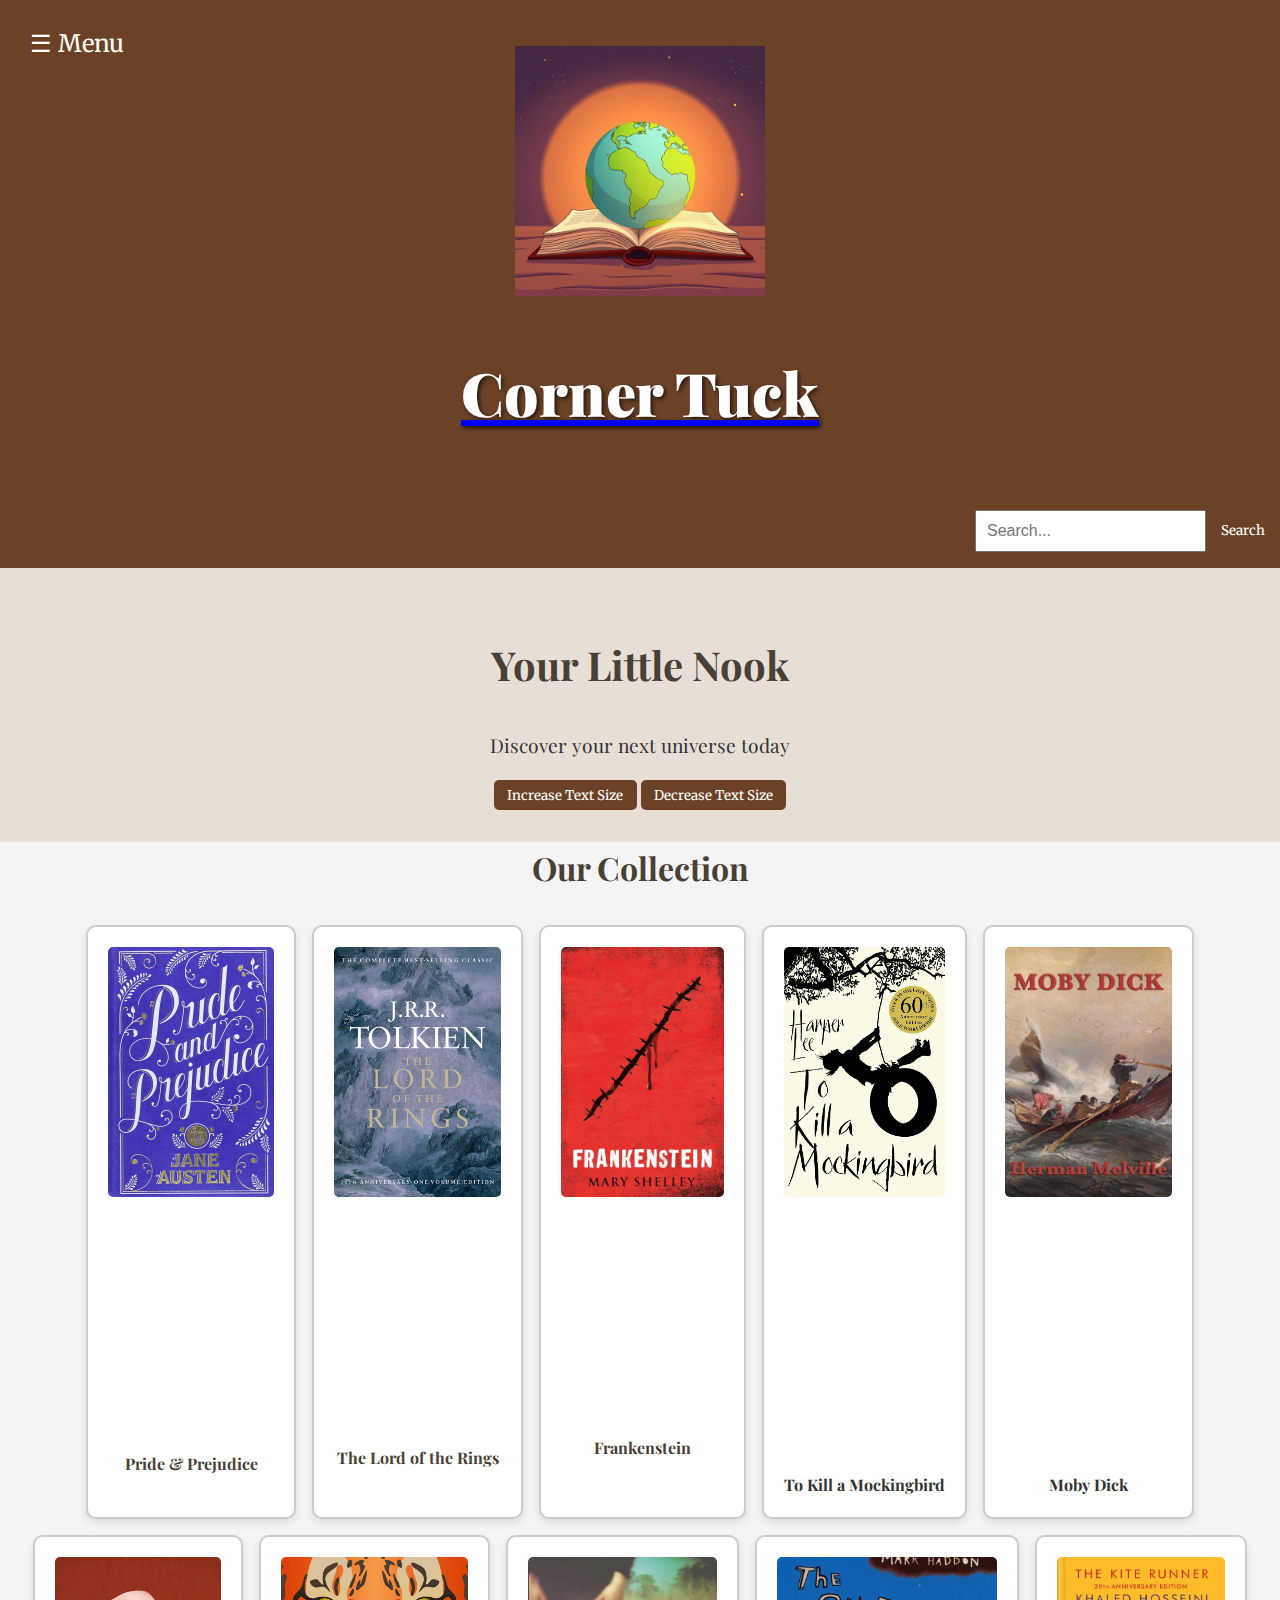
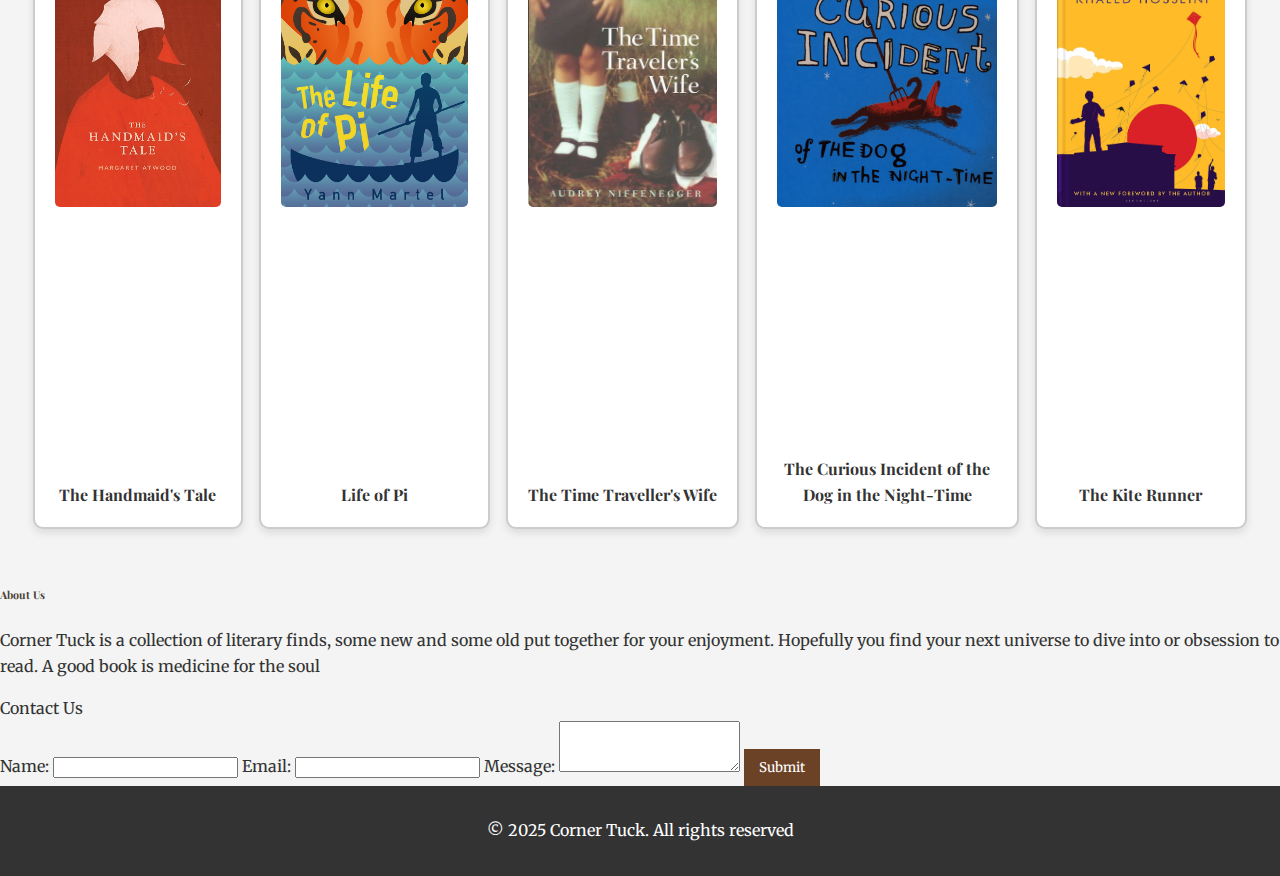
<file: index.html>
<!DOCTYPE html>
<html lang="en">
  <head>
    <meta charset="UTF-8">
    <meta name="viewport" content="width=device-width, initial-scale=1.0">
    <title>Corner Tuck</title>
    <link rel="stylesheet" href="style.css">
    <link rel="stylesheet" href="https://fonts.googleapis.com/css2?family=Playfair+Display:wght@700&family=Merriweather:wght@400;700&display=swap">
    <script src="script.js" defer></script>
  </head>
  
  <body>
    
    <header>
       <div class="menu-button">☰ Menu</div>
        <div id="header-image">
          <a href="index.html">
          <img width="250" height="250" src="Photos/logo1.jpg" alt="A globe coming out of an opened book">
          <h1>Corner Tuck</h1>
          </a>
        </div>
      <div id="search-bar">
        <input type="text" id="searchInput" placeholder="Search...">
        <button onclick="search()">Search</button>
      </div>
       <div id="sidebar">
      <a href="index.html">Home</a>
      <a href="Classic Literature.html">Classics</a>
      <a href="Modern Literature.html">Modern Literature</a>
      <a href="about.html">About</a>
    </div>
    </header>

    <main>
      <section id="home" class="hero">
        <h2>Your Little Nook</h2>
        <p>Discover your next universe today</p>
        <button id="increase-text" class="accessibility-btn">Increase Text Size</button>
        <button id="decrease-text" class="accessibility-btn">Decrease Text Size</button>
      </section>

      <section id="library">
        <h3>Our Collection</h3>
        <div class="book-grid">
          <div class="book-item">
            <img src="Photos/book1.jpg" alt="Book cover of Pride & Prejudice"> 
            <h4>Pride & Prejudice</h4>
          </div>
          <div class="book-item">
            <img src="Photos/book2.jpg" alt="Book cover of The Lord of the Rings">
            <h5>The Lord of the Rings</h5>
          </div>
          <div class="book-item">
            <img src="Photos/book3.jpg" alt="Book cover of Frankenstein"> 
            <h6>Frankenstein</h6>
          </div>
          <div class="book-item">
            <img src="Photos/book4.jpg" alt="Book cover of To Kill a Mockingbid"> 
            <span>To Kill a Mockingbird</span>
          </div>
          <div class="book-item">
            <img src="Photos/book5.jpg" alt="Book cover of Moby Dick"> 
            <span>Moby Dick</span>
          </div>
          <div class="book-item">
            <img src="Photos/book6.jpg" alt="Book cover of The Handmaid's Tale"> 
            <span>The Handmaid's Tale</span>
          </div>
          <div class="book-item">
            <img src="Photos/book7.jpg" alt="Book cover of Life of Pi"> 
            <span>Life of Pi</span>
          </div>
          <div class="book-item">
            <img src="Photos/book10.jpg" alt="Book cover of The Time Traveller's Wife"> 
            <span>The Time Traveller's Wife</span>
          </div>
          <div class="book-item">
            <img src="Photos/book8.jpg" alt="Book cover of The Curious Incident of The Dog in the Night-time"> 
            <span>The Curious Incident of the Dog in the Night-Time</span>
          </div>
          <div class="book-item">
            <img src="Photos/book9.jpg" alt="Book cover of The Kite Runner"> 
            <span>The Kite Runner</span>
          </div>
        </div>
      </section>

      <section id="about">
        <h6>About Us</h6>
        <p>Corner Tuck is a collection of literary finds, some new and some old put together for your enjoyment. Hopefully you find your next universe to dive into or obsession to read. A good book is medicine for the soul</p>
      </section>

      <section id="contact">
        <span>Contact Us</span>
        <form action="#" method="post">
          <label for="name">Name:</label>
          <input type="text" id="name" name="name" required>

          <label for="email">Email:</label>
          <input type="email" id="email" name="email" required>

          <label for="message">Message:</label>
          <textarea id="message" name="message" rows="3" required></textarea>

          <button type="submit">Submit</button>
        </form>
      </section>
    </main>

    <footer>
      <p>&copy; 2025 Corner Tuck. All rights reserved</p>
    </footer>

    <script src="script.js"></script>
  </body>
</html>
</file>
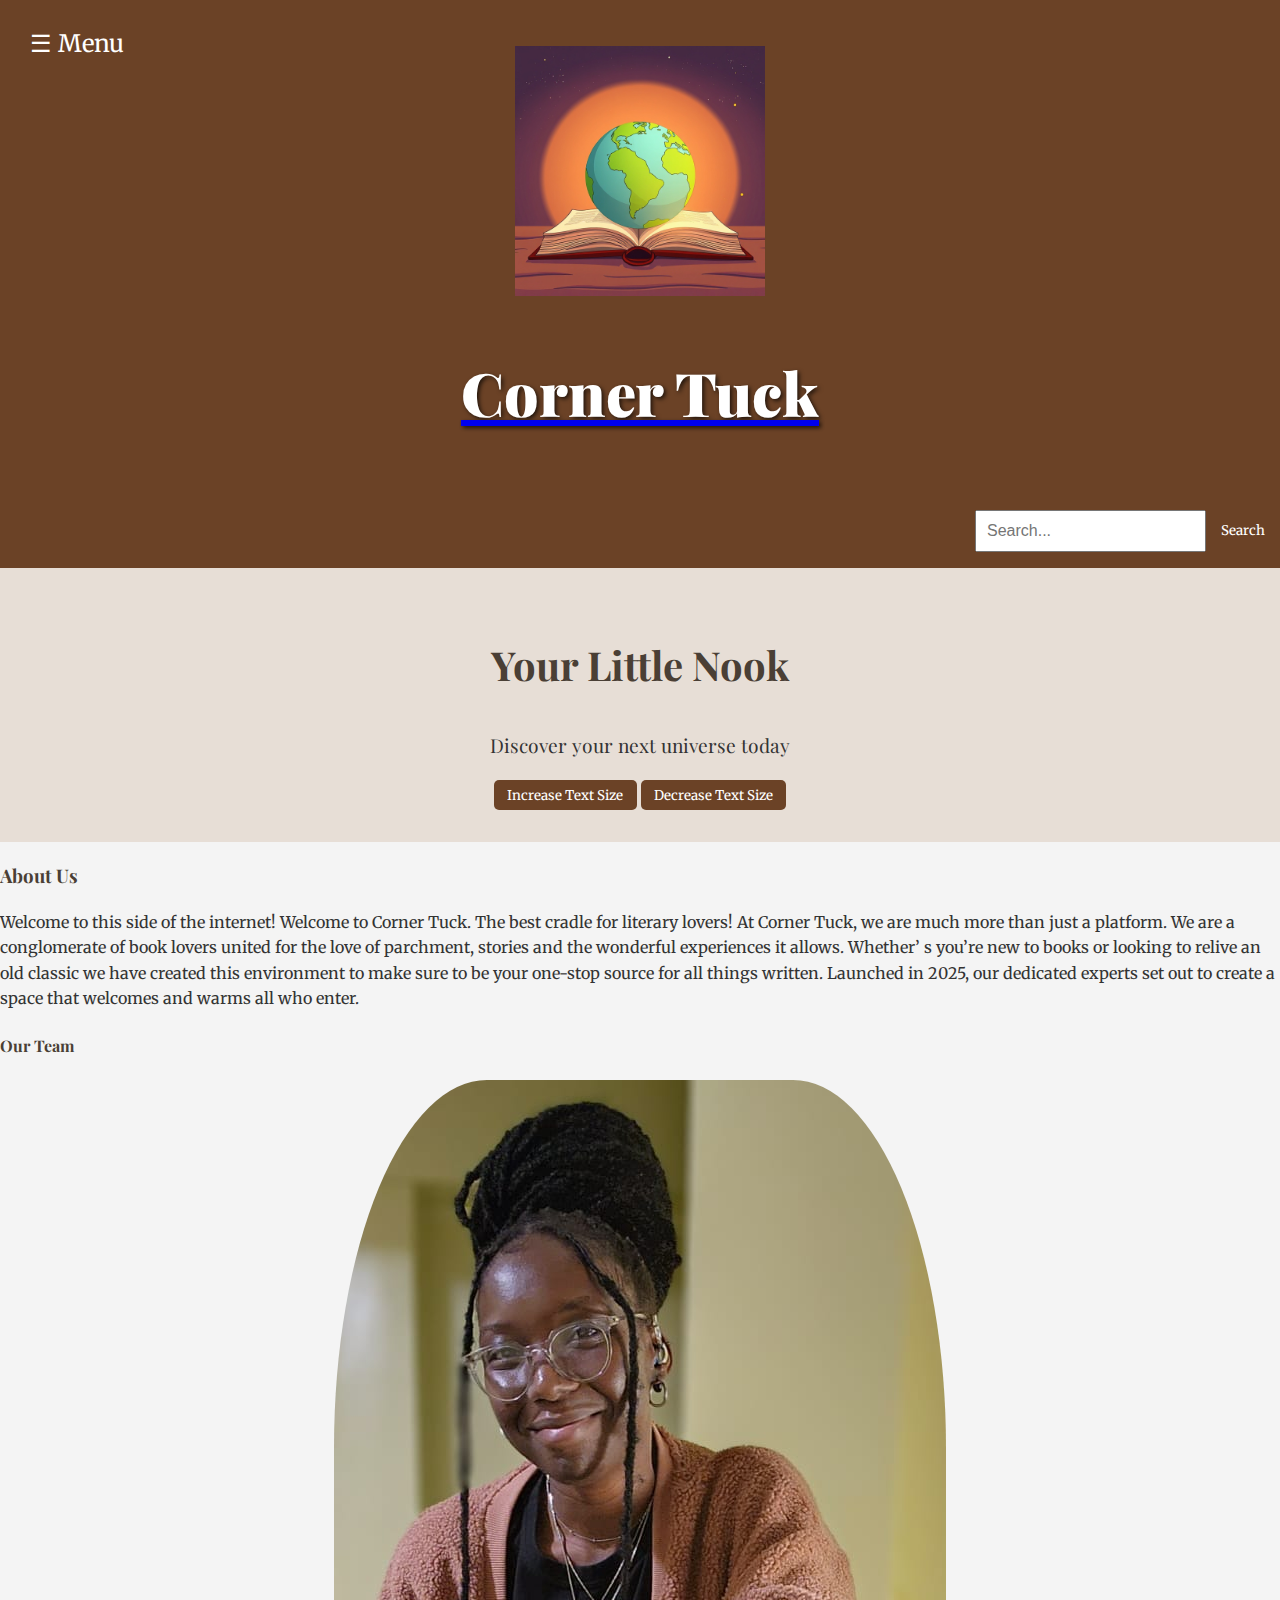
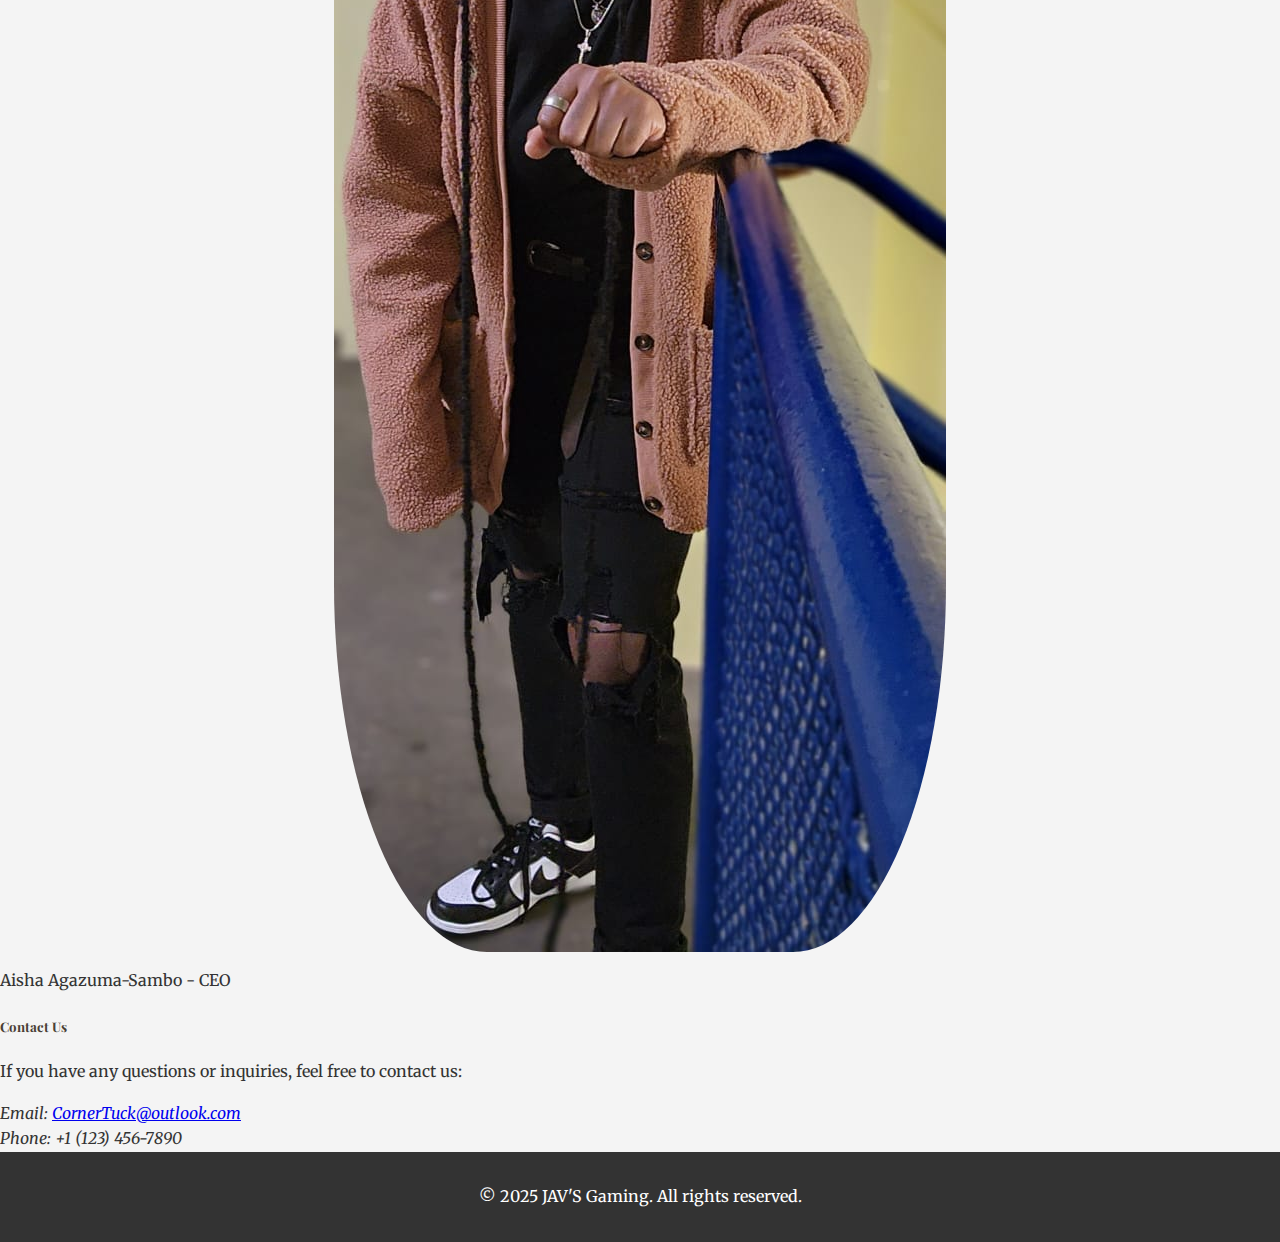
<file: about.html>
<!DOCTYPE html>
<html lang="en">
  <head>
    <meta charset="UTF-8">
    <meta name="viewport" content="width=device-width, initial-scale=1.0">
    <title>Corner Tuck</title>
    <link rel="stylesheet" href="style.css">
    <link rel="stylesheet" href="https://fonts.googleapis.com/css2?family=Playfair+Display:wght@700&family=Merriweather:wght@400;700&display=swap">
    <script src="script.js" defer></script>
  </head>
  
  <body>
    
    <header>
       <div class="menu-button">☰ Menu</div>
        <div id="header-image">
          <a href="index.html">
          <img width="250" height="250" src="Photos/logo1.jpg" alt="A globe coming out of an opened book">
          <h1>Corner Tuck</h1>
          </a>
        </div>
      <div id="search-bar">
        <input type="text" id="searchInput" placeholder="Search...">
        <button onclick="search()">Search</button>
      </div>
       <div id="sidebar">
      <a href="index.html">Home</a>
      <a href="Classic Literature.html">Classics</a>
      <a href="Modern Literature.html">Modern Literature</a>
      <a href="about.html">About</a>
    </div>
    </header>

    <main>
      <section id="home" class="hero">
        <h2>Your Little Nook</h2>
        <p>Discover your next universe today</p>
        <button id="increase-text" class="accessibility-btn">Increase Text Size</button>
        <button id="decrease-text" class="accessibility-btn">Decrease Text Size</button>
      </section>
      
       <section>
        <h3>About Us</h3>
        <p>Welcome to this side of the internet! Welcome to Corner Tuck. The best cradle for literary lovers!
            At Corner Tuck, we are much more than just a platform. We are a conglomerate of book lovers united for the love of parchment, stories and the wonderful experiences it allows.  Whether’ s you’re new to books or looking to relive an old classic we have created this environment to make sure to be your one-stop source for all things written.
            Launched in 2025, our dedicated experts set out to create a space that welcomes and warms all who enter.
            </p>
         
    <h4>Our Team</h4>
        <img class="team-img" src = "Photos/aisha1.jpg" alt="CEO of Corner Tuck smiling"> 
        <p>Aisha Agazuma-Sambo - CEO</p>
</section>

      <section>
        <h5>Contact Us</h5>
        <p>If you have any questions or inquiries, feel free to contact us:</p>
        <address>
            Email: <a href="mailto:CornerTuck@outlook.com">CornerTuck@outlook.com</a><br>
            Phone: +1 (123) 456-7890
        </address>
    </section>

    <footer>
        <p>&copy; 2025 JAV'S Gaming. All rights reserved.</p>
    </footer>
    </main>

</body>
</html>
</file>
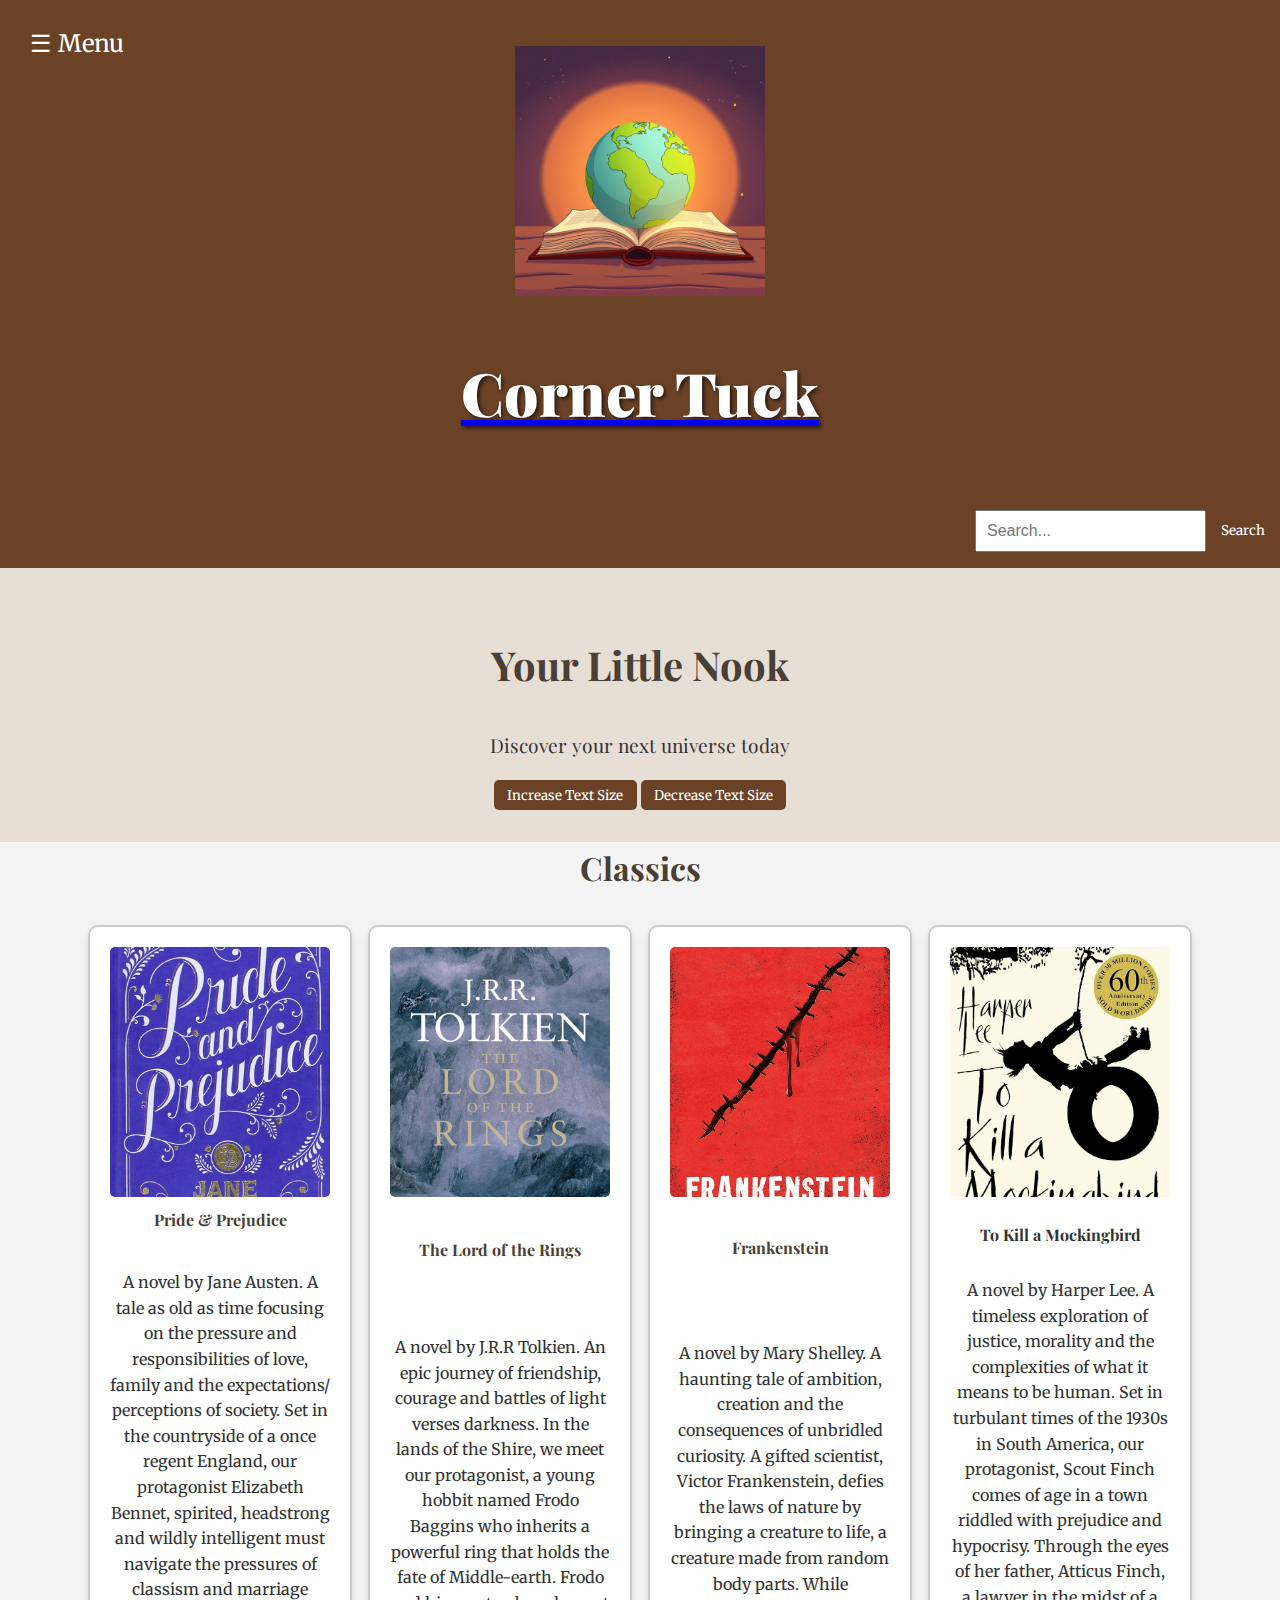
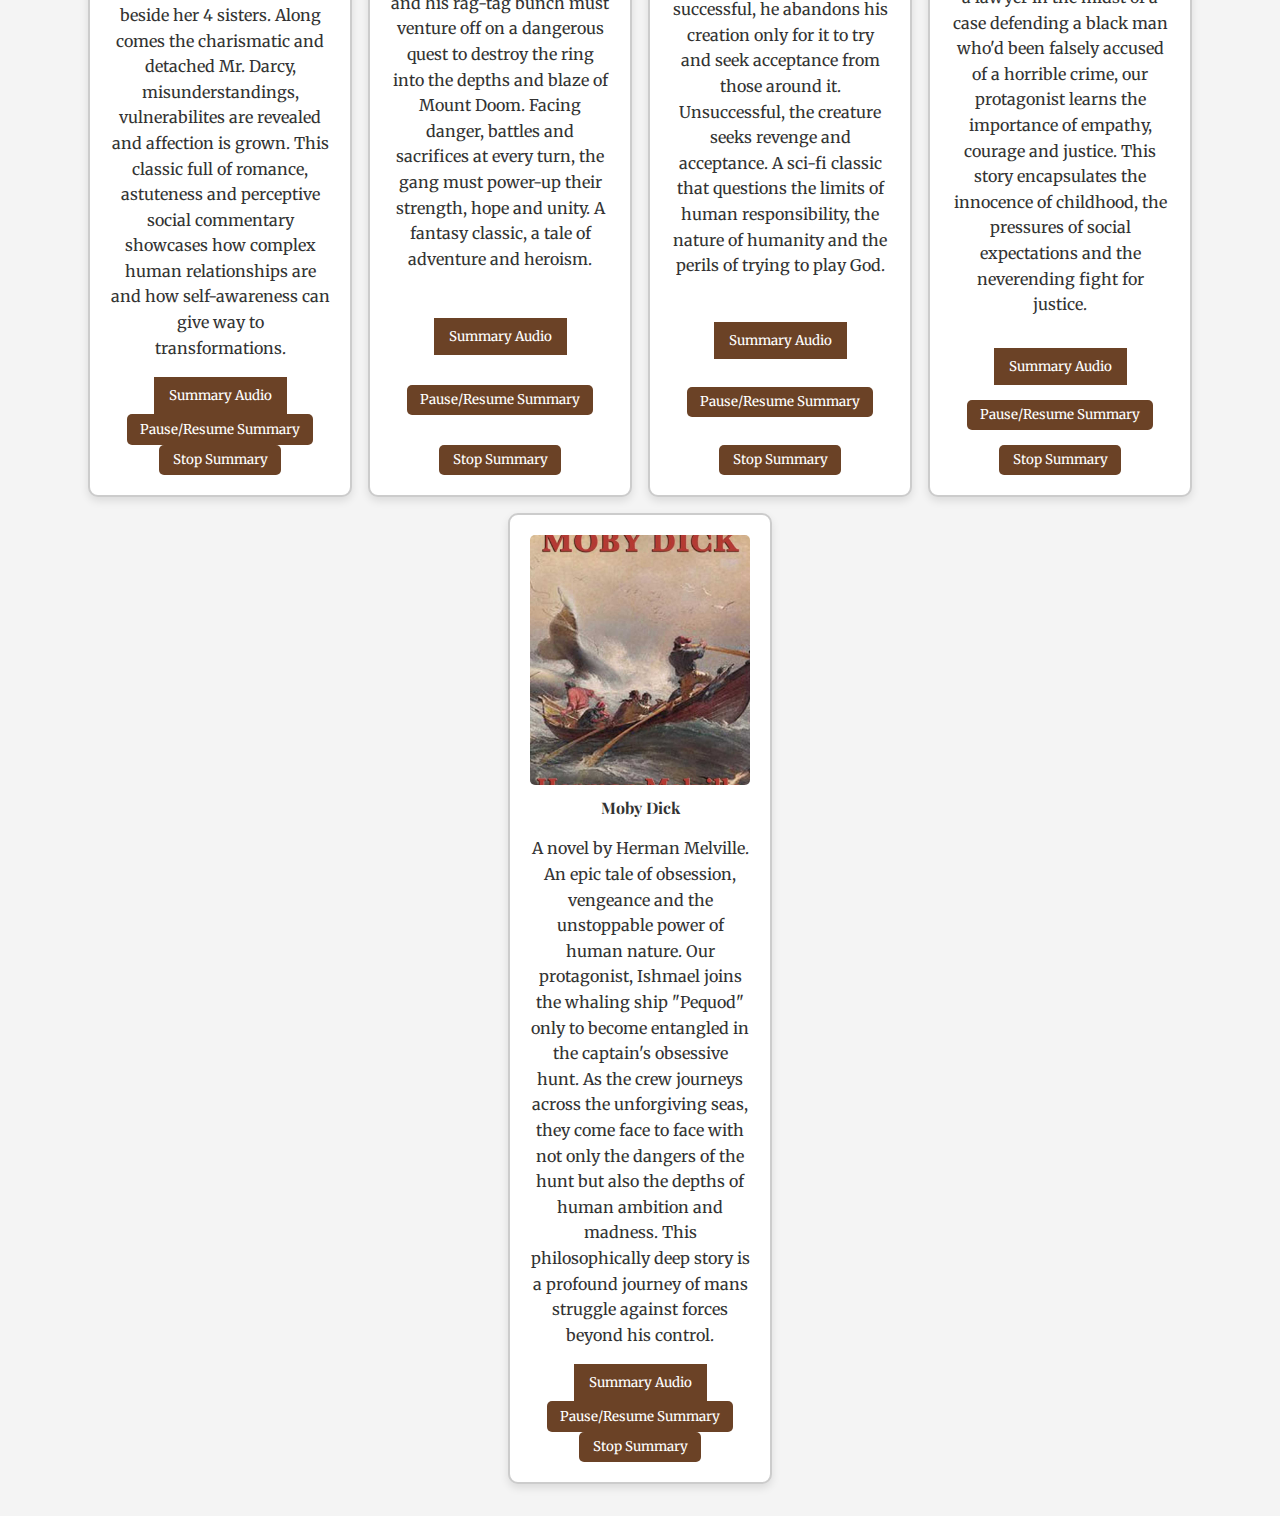
<file: Classic Literature.html>
<!DOCTYPE html>
<html lang="en">
  <head>
    <meta charset="UTF-8">
    <meta name="viewport" content="width=device-width, initial-scale=1.0">
    <title>Corner Tuck</title>
    <link rel="stylesheet" href="style.css">
    <link rel="stylesheet" href="https://fonts.googleapis.com/css2?family=Playfair+Display:wght@700&family=Merriweather:wght@400;700&display=swap">
    <script src="script.js" defer></script>
  </head>
  
  <body>
    
    <header>
      <div class="menu-button">☰ Menu</div>
        <div id="header-image">
          <a href="index.html">
          <img width="250" height="250" src="Photos/logo1.jpg" alt="A globe coming out of an opened book">
          <h1>Corner Tuck</h1>
          </a>
        </div>
      <div id="search-bar">
        <input type="text" id="searchInput" placeholder="Search...">
        <button onclick="search()">Search</button>
      </div>
       <div id="sidebar">
      <a href="index.html">Home</a>
      <a href="Classic Literature.html">Classics</a>
      <a href="Modern Literature.html">Modern Literature</a>
      <a href="about.html">About</a>
    </div>
    </header>

    <main>
      <section id="home" class="hero">
        <h2>Your Little Nook</h2>
        <p>Discover your next universe today</p>
        <button id="increase-text" class="accessibility-btn">Increase Text Size</button>
        <button id="decrease-text" class="accessibility-btn">Decrease Text Size</button>
      </section>

      <section id="library">
        <h3>Classics</h3>
        <div class="book-grid">
          <div class="book-item">
            <img src="Photos/book1.jpg" alt="Book cover of Pride & Prejudice"> 
            <h4>Pride & Prejudice</h4>
            <p id="summary1">A novel by Jane Austen. A tale as old as time focusing on the pressure and responsibilities of love, family and the expectations/ perceptions of society. Set in the countryside of a once regent England, our protagonist Elizabeth Bennet, spirited, headstrong and wildly intelligent must navigate the pressures of classism and marriage beside her 4 sisters. Along comes the charismatic and detached Mr. Darcy, misunderstandings, vulnerabilites are revealed and affection is grown. This classic full of romance, astuteness and perceptive social commentary showcases how complex human relationships are and how self-awareness can give way to transformations.</p>
            <button class="tts-btn" onclick="readSummary(`summary1`)">Summary Audio</button>
            <button onclick="pauseSummary()" class="accessibility-btn">Pause/Resume Summary</button>
            <button onclick="stopSummary()" class="accessibility-btn">Stop Summary</button>
          </div>
          <div class="book-item">
            <img src="Photos/book2.jpg" alt="Book cover of The Lord of the Rings">
            <h5>The Lord of the Rings</h5>
            <p id="summary2">A novel by J.R.R Tolkien. An epic journey of friendship, courage and battles of light verses darkness. In the lands of the Shire, we meet our protagonist, a young hobbit named Frodo Baggins who inherits a powerful ring that holds the fate of Middle-earth. Frodo and his rag-tag bunch must venture off on a dangerous quest to destroy the ring into the depths and blaze of Mount Doom. Facing danger, battles and sacrifices at every turn, the gang must power-up their strength, hope and unity. A fantasy classic, a tale of adventure and heroism.</p>
            <button class="tts-btn" onclick="readSummary(`summary2`)">Summary Audio</button>
            <button onclick="pauseSummary()" class="accessibility-btn">Pause/Resume Summary</button>
            <button onclick="stopSummary()" class="accessibility-btn">Stop Summary</button>
          </div>
           <div class="book-item">
            <img src="Photos/book3.jpg" alt="Book cover of Frankenstein">
            <h6>Frankenstein</h6>
            <p id="summary3">A novel by Mary Shelley. A haunting tale of ambition, creation and the consequences of unbridled curiosity. A gifted scientist, Victor Frankenstein, defies the laws of nature by bringing a creature to life, a creature made from random body parts. While successful, he abandons his creation only for it to try and seek acceptance from those around it. Unsuccessful, the creature seeks revenge and acceptance. A sci-fi classic that questions the limits of human responsibility, the nature of humanity and the perils of trying to play God.</p>
            <button class="tts-btn" onclick="readSummary(`summary3`)">Summary Audio</button>
             <button onclick="pauseSummary()" class="accessibility-btn">Pause/Resume Summary</button>
            <button onclick="stopSummary()" class="accessibility-btn">Stop Summary</button>
         </div>
           <div class="book-item">
            <img src="Photos/book4.jpg" alt="Book cover of To Kill a Mockingbird">
            <span>To Kill a Mockingbird</span>
            <p id="summary4">A novel by Harper Lee. A timeless exploration of justice, morality and the complexities of what it means to be human. Set in turbulant times of the 1930s in South America, our protagonist, Scout Finch comes of age in a town riddled with prejudice and hypocrisy. Through the eyes of her father, Atticus Finch, a lawyer in the midst of a case defending a black man who'd been falsely accused of a horrible crime, our protagonist learns the importance of empathy, courage and justice. This story encapsulates the innocence of childhood, the pressures of social expectations and the neverending fight for justice.</p>
            <button class="tts-btn" onclick="readSummary(`summary4`)">Summary Audio</button>
             <button onclick="pauseSummary()" class="accessibility-btn">Pause/Resume Summary</button>
            <button onclick="stopSummary()" class="accessibility-btn">Stop Summary</button>
           </div>
          <div class="book-item">
            <img src="Photos/book5.jpg" alt="Book cover of Moby Dick">
            <span>Moby Dick</span>
            <p id="summary5">A novel by Herman Melville. An epic tale of obsession, vengeance and the unstoppable power of human nature. Our protagonist, Ishmael joins the whaling ship "Pequod" only to become entangled in the captain's obsessive hunt. As the crew journeys across the unforgiving seas, they come face to face with not only the dangers of the hunt but also the depths of human ambition and madness. This philosophically deep story is a profound journey of mans struggle against forces beyond his control.</p>
            <button class="tts-btn" onclick="readSummary(`summary5`)">Summary Audio</button>
            <button onclick="pauseSummary()" class="accessibility-btn">Pause/Resume Summary</button>
            <button onclick="stopSummary()" class="accessibility-btn">Stop Summary</button>
          </div>
      </section>
    </main>
    <script src="script.js"></script>
  </body>
</html>
</file>
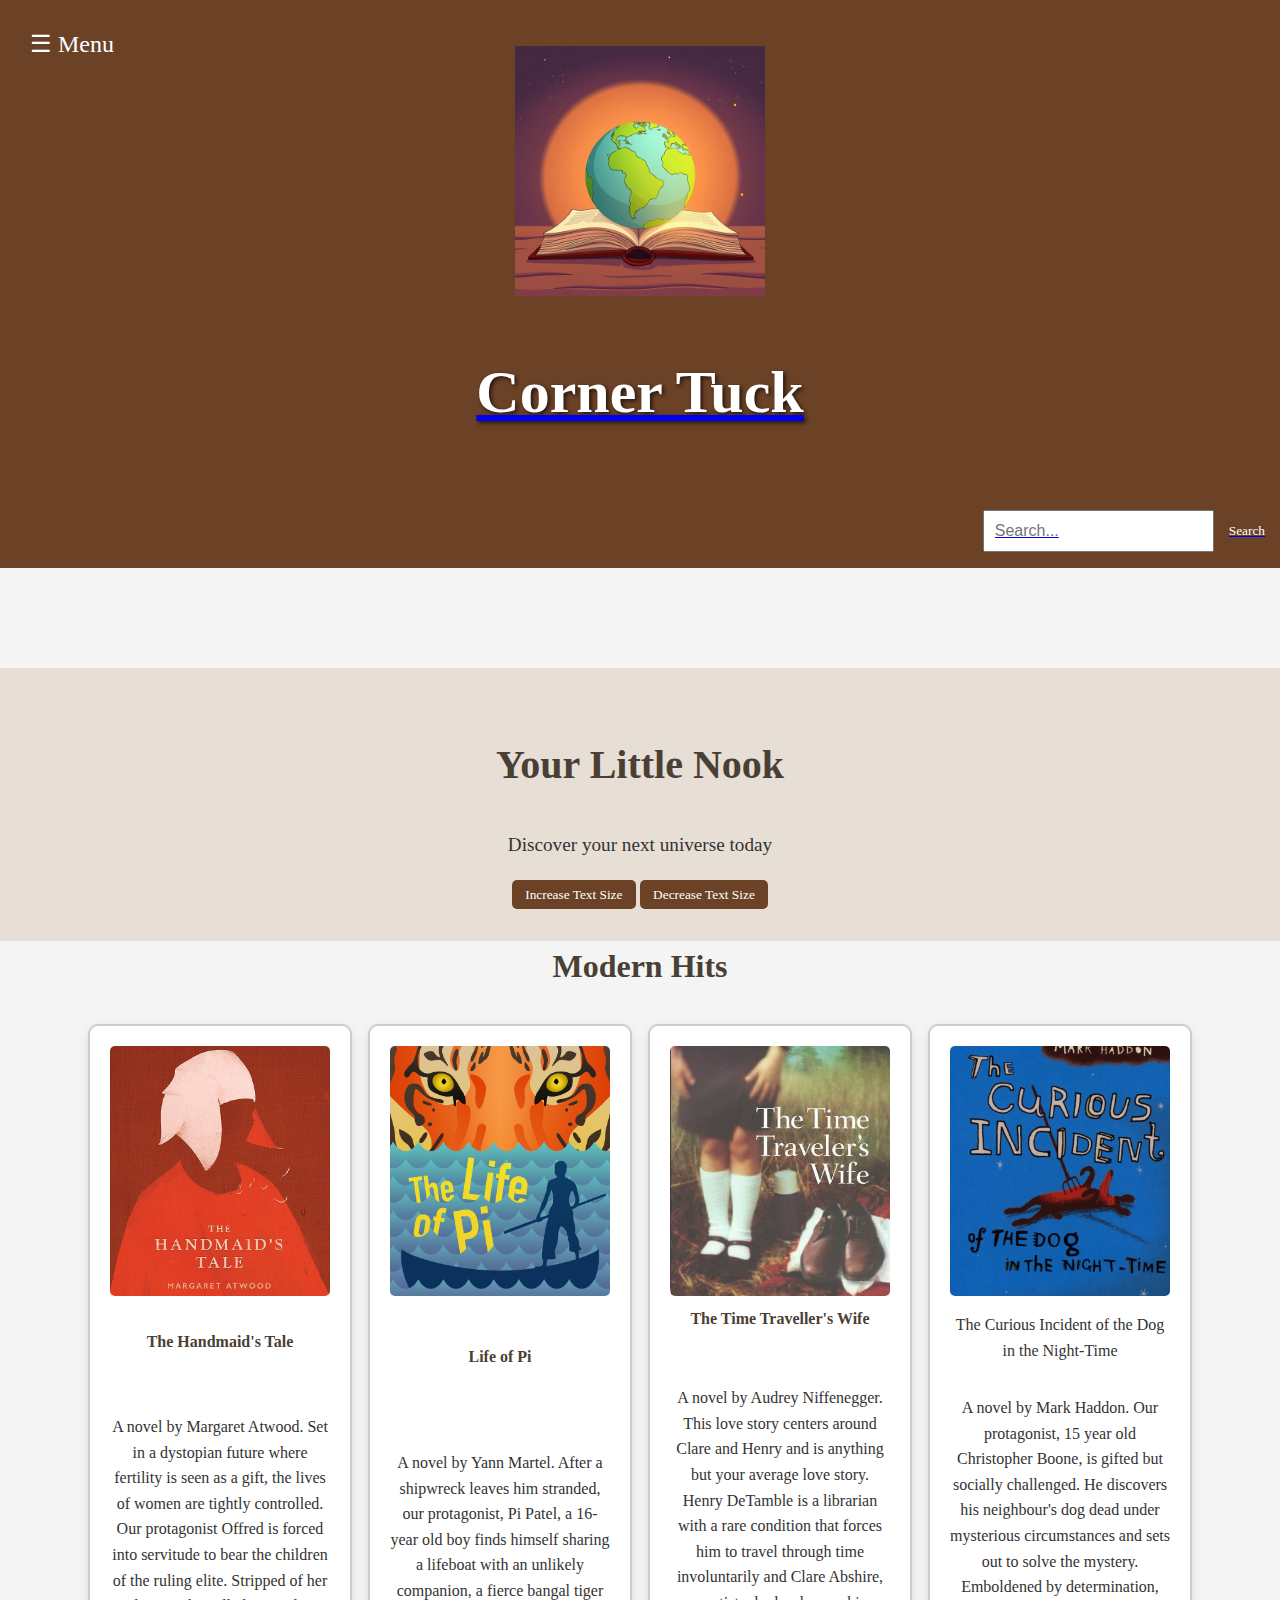
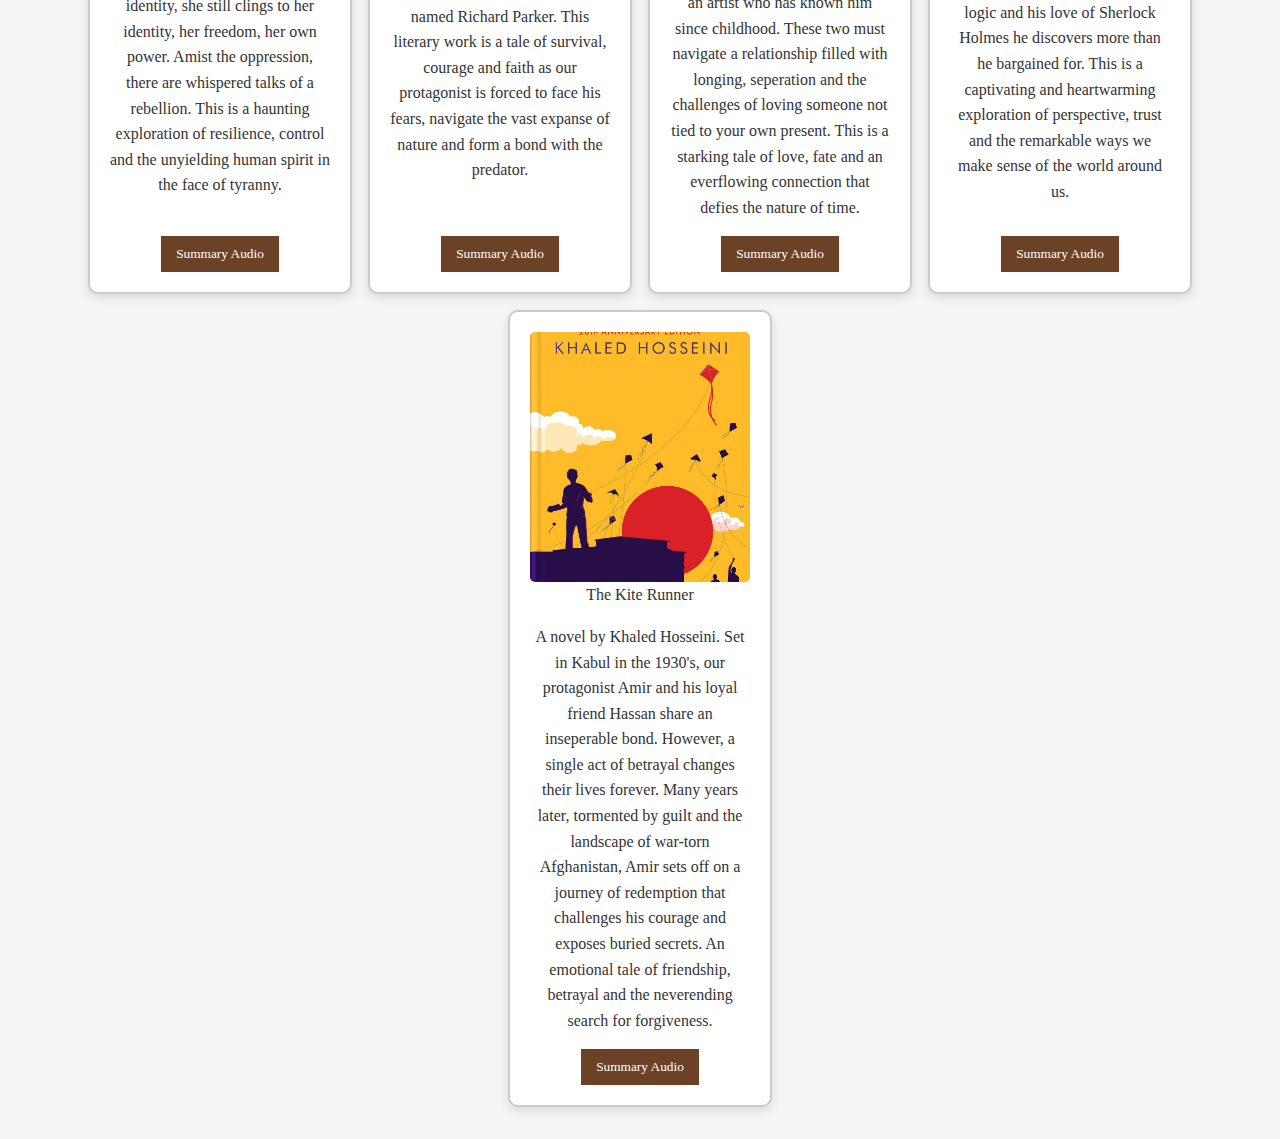
<file: Modern literature.html>
<!DOCTYPE html>
<html lang="en">
  <head>
    <meta charset="UTF-8">
    <meta name="viewport" content="width=device-width, initial-scale=1.0">
    <title>Corner Tuck</title>
    <link rel="stylesheet" href="style.css">
    <script src="script.js"defer></script>
  </head>
  
  <body>
    
    <header>
      <div class="menu-button" onclick="toggleSidebar()">☰ Menu</div>
        <div id="header-image">
          <a href="index.html">
          <img width="250" height="250" src="Photos/logo1.jpg" alt="A globe coming out of an opened book">
          <h1 id="flashingHeader">Corner Tuck</h1>
        </div>
      <div id="search-bar">
        <input type="text" id="searchInput" placeholder="Search...">
        <button onclick="search()">Search</button>
      </div>
       <div id="sidebar">
      <a href="index.html">Home</a>
      <a href="Classic Literature.html">Classics</a>
      <a href="Modern Literature.html">Modern Literature</a>
      <a href="about.html">About</a>
    </div>
    </header>

    <div style="height: 100px;"></div>

    <main>
      <section id="home" class="hero">
        <h2>Your Little Nook</h2>
        <p>Discover your next universe today</p>
        <button id="increase-text" class="accessibility-btn">Increase Text Size</button>
        <button id="decrease-text" class="accessibility-btn">Decrease Text Size</button>
      </section>

      <section id="library">
        <h3>Modern Hits</h3>
        <div class="book-grid">
          <div class="book-item">
            <img src="Photos/book6.jpg" alt="Book cover of The Handmaid's Tale"> 
            <h4>The Handmaid's Tale</h4>
            <p id="summary6">A novel by Margaret Atwood. Set in a dystopian future where fertility is seen as a gift, the lives of women are tightly controlled. Our protagonist Offred is forced into servitude to bear the children of the ruling elite. Stripped of her identity, she still clings to her identity, her freedom, her own power. Amist the oppression, there are whispered talks of a rebellion. This is a haunting exploration of resilience, control and the unyielding human spirit in the face of tyranny.</p>
            <button class="tts-btn" onclick="readSummary(`summary6`)">Summary Audio</button>
          </div>
          <div class="book-item">
            <img src="Photos/book7.jpg" alt="Book cover of Life of Pi">
            <h5>Life of Pi</h5>
            <p id="summary7">A novel by Yann Martel. After a shipwreck leaves him stranded, our protagonist, Pi Patel, a 16-year old boy finds himself sharing a lifeboat with an unlikely companion, a fierce bangal tiger named Richard Parker. This literary work is a tale of survival, courage and faith as our protagonist is forced to face his fears, navigate the vast expanse of nature and form a bond with the predator.</p>
            <button class="tts-btn" onclick="readSummary(`summary7`)">Summary Audio</button>
          </div>
          <div class="book-item">
            <img src="Photos/book10.jpg" alt="Book cover of The Time Traveller's Wife">
            <h6>The Time Traveller's Wife</h6>
            <p id="summary8">A novel by Audrey Niffenegger. This love story centers around Clare and Henry and is anything but your average love story. Henry DeTamble is a librarian with a rare condition that forces him to travel through time involuntarily and Clare Abshire, an artist who has known him since childhood. These two must navigate a relationship filled with longing, seperation and the challenges of loving someone not tied to your own present. This is a starking tale of love, fate and an everflowing connection that defies the nature of time.</p>
            <button class="tts-btn" onclick="readSummary(`summary8`)">Summary Audio</button>
          </div>
          <div class="book-item">
            <img src="Photos/book8.jpg" alt="Book cover of The Curious Incident of the Dog in the Night-Time">
            <h7>The Curious Incident of the Dog in the Night-Time</h7>
            <p id="summary9">A novel by Mark Haddon. Our protagonist, 15 year old Christopher Boone, is gifted but socially challenged. He discovers his neighbour's dog dead under mysterious circumstances and sets out to solve the mystery. Emboldened by determination, logic and his love of Sherlock Holmes he discovers more than he bargained for. This is a captivating and heartwarming exploration of perspective, trust and the remarkable ways we make sense of the world around us.</p>
            <button class="tts-btn" onclick="readSummary(`summary9`)">Summary Audio</button>
          </div>
          <div class="book-item">
            <img src="Photos/book9.jpg" alt="Book cover of The Kite Runner">
            <h8>The Kite Runner</h8>
            <p id="summary10">A novel by Khaled Hosseini. Set in Kabul in the 1930's, our protagonist Amir and his loyal friend Hassan share an inseperable bond. However, a single act of betrayal changes their lives forever. Many years later, tormented by guilt and the landscape of war-torn Afghanistan, Amir sets off on a journey of redemption that challenges his courage and exposes buried secrets. An emotional tale of friendship, betrayal and the neverending search for forgiveness.</p>
            <button class="tts-btn" onclick="readSummary(`summary10`)">Summary Audio</button>
          </div>
        </div>
      </section>
    </main>
    <script src="script.js"></script>
  </body>
</html>
</file>
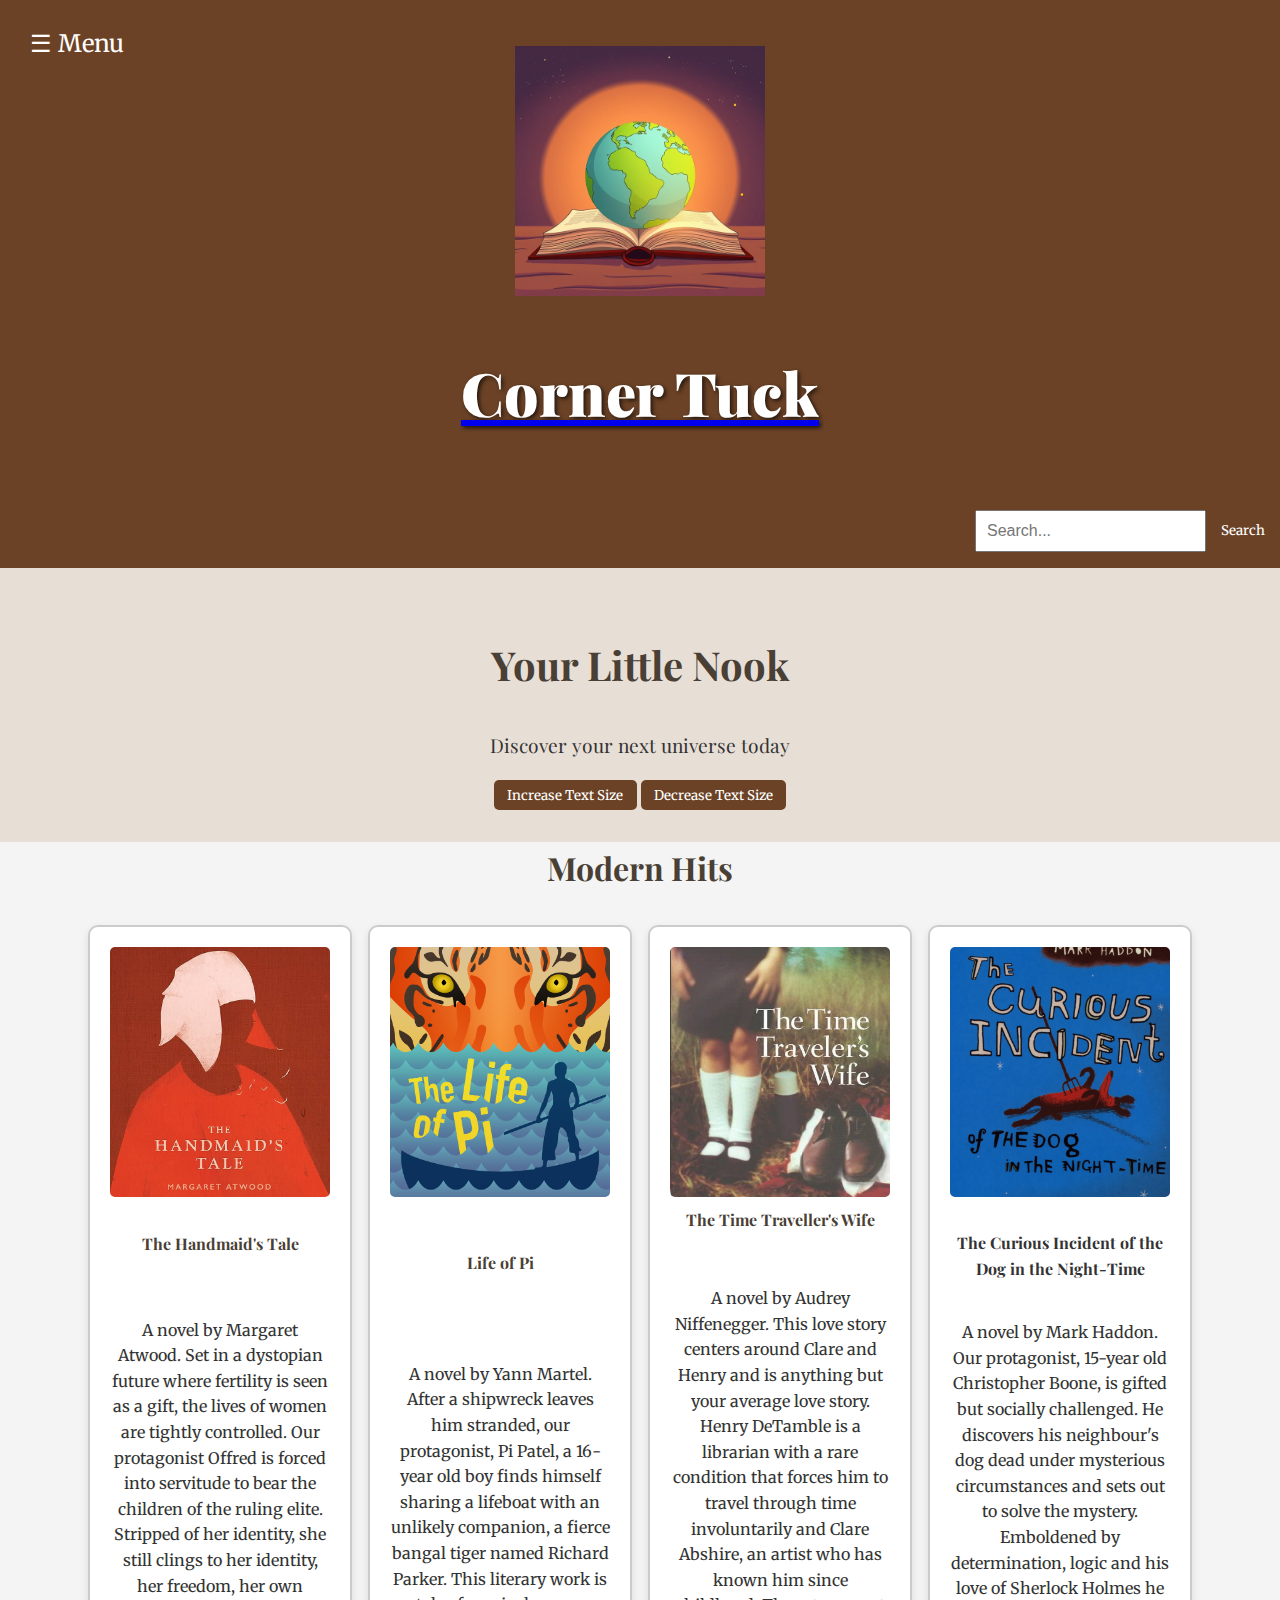
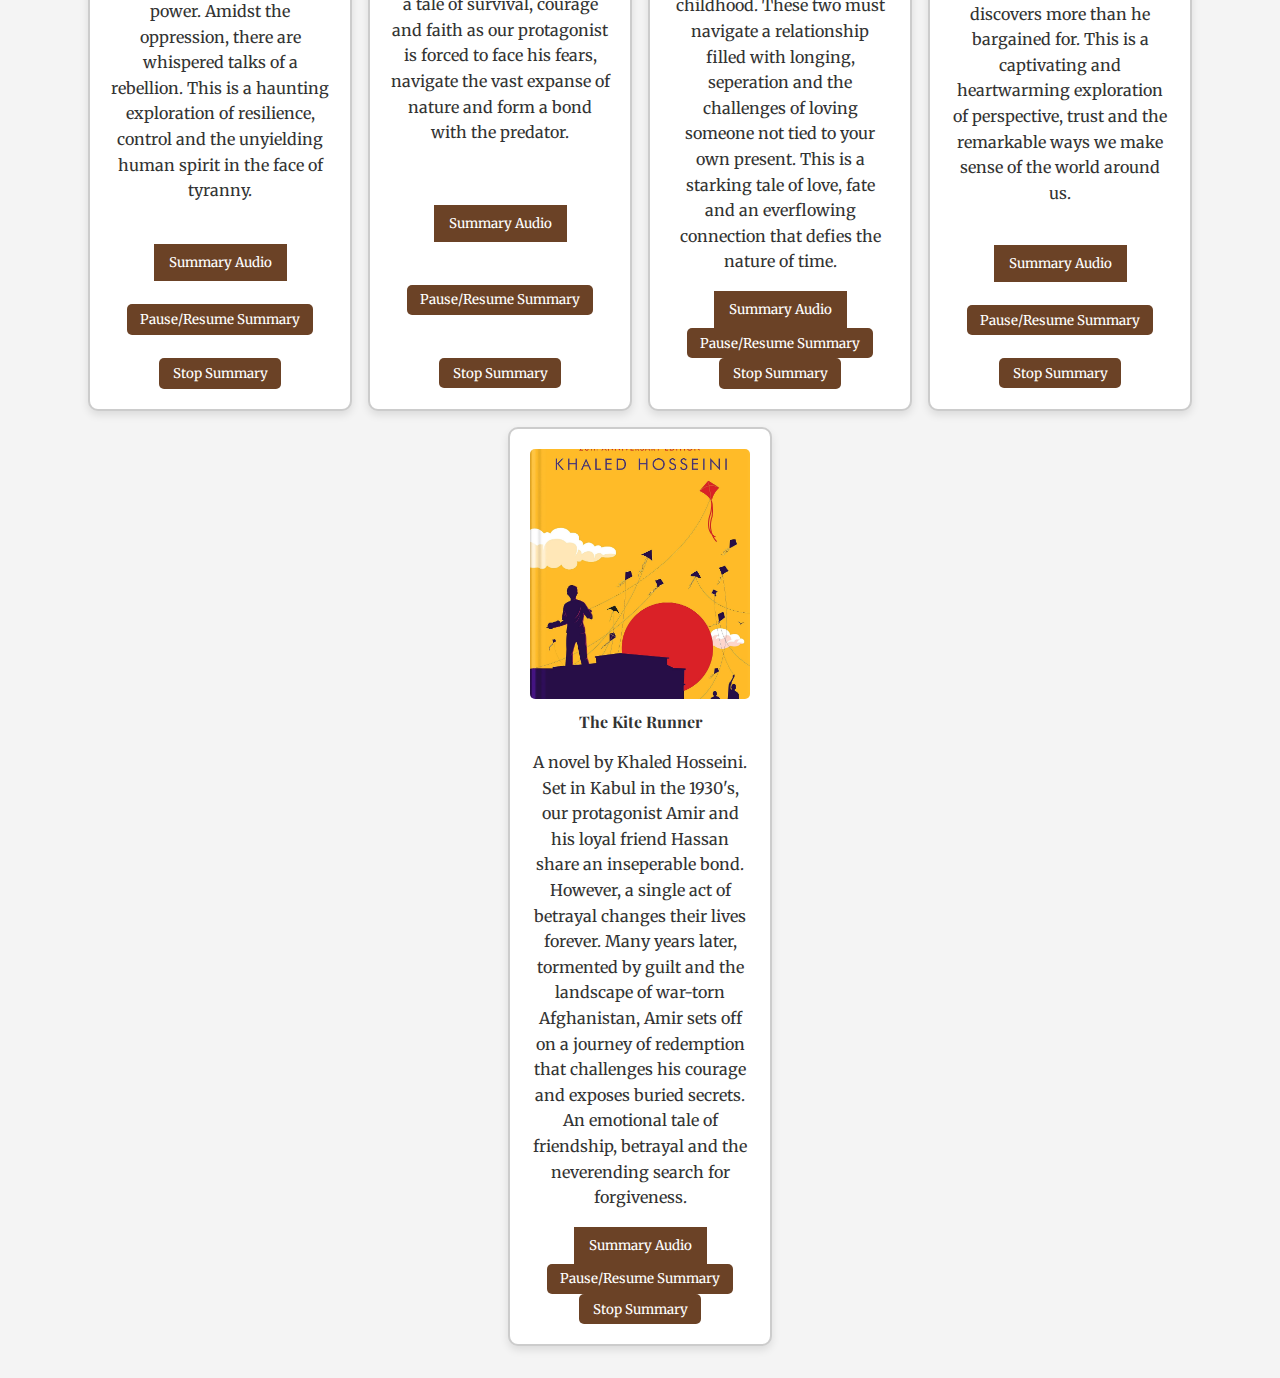
<file: Modern Literature.html>
<!DOCTYPE html>
<html lang="en">
  <head>
    <meta charset="UTF-8">
    <meta name="viewport" content="width=device-width, initial-scale=1.0">
    <title>Corner Tuck</title>
    <link rel="stylesheet" href="style.css">
    <link rel="stylesheet" href="https://fonts.googleapis.com/css2?family=Playfair+Display:wght@700&family=Merriweather:wght@400;700&display=swap">
    <script src="script.js"defer></script>
  </head>
  
  <body>
    
    <header>
      <div class="menu-button">☰ Menu</div>
        <div id="header-image">
          <a href="index.html">
          <img width="250" height="250" src="Photos/logo1.jpg" alt="A globe coming out of an opened book">
          <h1>Corner Tuck</h1>
          </a>
        </div>
      <div id="search-bar">
        <input type="text" id="searchInput" placeholder="Search...">
        <button onclick="search()">Search</button>
      </div>
       <div id="sidebar">
      <a href="index.html">Home</a>
      <a href="Classic Literature.html">Classics</a>
      <a href="Modern Literature.html">Modern Literature</a>
      <a href="about.html">About</a>
    </div>
    </header>

    <main>
      <section id="home" class="hero">
        <h2>Your Little Nook</h2>
        <p>Discover your next universe today</p>
        <button id="increase-text" class="accessibility-btn">Increase Text Size</button>
        <button id="decrease-text" class="accessibility-btn">Decrease Text Size</button>
      </section>

      <section id="library">
        <h3>Modern Hits</h3>
        <div class="book-grid">
          <div class="book-item">
            <img src="Photos/book6.jpg" alt="Book cover of The Handmaid's Tale"> 
            <h4>The Handmaid's Tale</h4>
            <p id="summary6">A novel by Margaret Atwood. Set in a dystopian future where fertility is seen as a gift, the lives of women are tightly controlled. Our protagonist Offred is forced into servitude to bear the children of the ruling elite. Stripped of her identity, she still clings to her identity, her freedom, her own power. Amidst the oppression, there are whispered talks of a rebellion. This is a haunting exploration of resilience, control and the unyielding human spirit in the face of tyranny.</p>
            <button class="tts-btn" onclick="readSummary(`summary6`)">Summary Audio</button>
            <button onclick="pauseSummary()" class="accessibility-btn">Pause/Resume Summary</button>
            <button onclick="stopSummary()" class="accessibility-btn">Stop Summary</button>
          </div>
          <div class="book-item">
            <img src="Photos/book7.jpg" alt="Book cover of Life of Pi">
            <h5>Life of Pi</h5>
            <p id="summary7">A novel by Yann Martel. After a shipwreck leaves him stranded, our protagonist, Pi Patel, a 16-year old boy finds himself sharing a lifeboat with an unlikely companion, a fierce bangal tiger named Richard Parker. This literary work is a tale of survival, courage and faith as our protagonist is forced to face his fears, navigate the vast expanse of nature and form a bond with the predator.</p>
            <button class="tts-btn" onclick="readSummary(`summary7`)">Summary Audio</button>
            <button onclick="pauseSummary()" class="accessibility-btn">Pause/Resume Summary</button>
            <button onclick="stopSummary()" class="accessibility-btn">Stop Summary</button>
          </div>
          <div class="book-item">
            <img src="Photos/book10.jpg" alt="Book cover of The Time Traveller's Wife">
            <h6>The Time Traveller's Wife</h6>
            <p id="summary8">A novel by Audrey Niffenegger. This love story centers around Clare and Henry and is anything but your average love story. Henry DeTamble is a librarian with a rare condition that forces him to travel through time involuntarily and Clare Abshire, an artist who has known him since childhood. These two must navigate a relationship filled with longing, seperation and the challenges of loving someone not tied to your own present. This is a starking tale of love, fate and an everflowing connection that defies the nature of time.</p>
            <button class="tts-btn" onclick="readSummary(`summary8`)">Summary Audio</button>
            <button onclick="pauseSummary()" class="accessibility-btn">Pause/Resume Summary</button>
            <button onclick="stopSummary()" class="accessibility-btn">Stop Summary</button>
          </div>
          <div class="book-item">
            <img src="Photos/book8.jpg" alt="Book cover of The Curious Incident of the Dog in the Night-Time">
            <span>The Curious Incident of the Dog in the Night-Time</span>
            <p id="summary9">A novel by Mark Haddon. Our protagonist, 15-year old Christopher Boone, is gifted but socially challenged. He discovers his neighbour's dog dead under mysterious circumstances and sets out to solve the mystery. Emboldened by determination, logic and his love of Sherlock Holmes he discovers more than he bargained for. This is a captivating and heartwarming exploration of perspective, trust and the remarkable ways we make sense of the world around us.</p>
            <button class="tts-btn" onclick="readSummary(`summary9`)">Summary Audio</button>
            <button onclick="pauseSummary()" class="accessibility-btn">Pause/Resume Summary</button>
            <button onclick="stopSummary()" class="accessibility-btn">Stop Summary</button>
          </div>
          <div class="book-item">
            <img src="Photos/book9.jpg" alt="Book cover of The Kite Runner">
            <span>The Kite Runner</span>
            <p id="summary10">A novel by Khaled Hosseini. Set in Kabul in the 1930's, our protagonist Amir and his loyal friend Hassan share an inseperable bond. However, a single act of betrayal changes their lives forever. Many years later, tormented by guilt and the landscape of war-torn Afghanistan, Amir sets off on a journey of redemption that challenges his courage and exposes buried secrets. An emotional tale of friendship, betrayal and the neverending search for forgiveness.</p>
            <button class="tts-btn" onclick="readSummary(`summary10`)">Summary Audio</button>
            <button onclick="pauseSummary()" class="accessibility-btn">Pause/Resume Summary</button>
            <button onclick="stopSummary()" class="accessibility-btn">Stop Summary</button>
          </div>
        </div>
      </section>
    </main>
    <script src="script.js"></script>
  </body>
</html>
</file>
<file: style.css>
body {
  font-family: "Merriweather", serif;
  margin: 0;
  padding: 0;
  line-height: 1.6;
  background: #f4f4f4;
  color: #333;
}

h1, h2, h3, h4, h5, h6{
  font-family: "Playfair Display", serif;
  color: #4a3f35;
}


header {
  text-decoration: none;
  background: #6b4226;
  color: white;
  padding: 1em 0;
}

#header-image {
  display: flex;
  flex-direction: column;
  align-items: center;
  justify-content: center;
  text-align: center;
  margin: 20px auto;
  padding: 10px;
}

#header-image img {
  width: 250px;
  height: 250px;
}

#header-image h1 {
  font-family: "Playfair Display", serif;
  font-weight: 900;
  font-size: 60px;
  color: white;
  margin: 0.5em 0;
  text-shadow: 2px 2px 4px rgba(0, 0, 0, 0.7);
  padding: 10px;
}


#library h3 {
  font-size: 2em;
  font-weight: bold;
  text-align: center;
  width: 100%;
  margin: 0 auto;
}

#sidebar {
  height: 100%;
  width: 0;
  position: fixed;
  top: 0;
  left: 0;
  background-color: #6b4226;
  overflow-x: hidden;
  transition: width 0.3s ease-in-out;
  padding-top: 60px;
  color: white;
  z-index: 999;
}

#sidebar.open {
  width: 250px;
}

body.sidebar-open #sidebar {
  width: 250px;
}

body.sidebar-open main {
  margin-left: 250px;
}

#sidebar a {
  font-family: "Merriweather", serif;
  padding: 15px 25px;
  text-decoration: none;
  font-size: 20px;
  color: white;
  display: block;
  transition: 0.3s ease;
}

#sidebar a:hover {
  color: #f1f1f1;
}

.menu-button {
  font-size: 24px;
  padding: 15px 20px;
  cursor: pointer;
  background-color: #6b4226;
  color: white;
  position: fixed;
  top: 10px;
  left: 10px;
  z-index: 1000;}


.book-grid {
  display: flex;
  flex-wrap: wrap;
  gap: 1em;
  justify-content: center;
  padding: 2em 1em;
}

.book-item {
  background: white;
  padding: 20px;
  border: 2px solid #ccc;
  border-radius: 10px;
  text-align: center;
  max-width: 220px;
  display: flex;
  flex-direction: column;
  align-items: center;
  justify-content: space-between;
  min-height: 550px;
  box-shadow: 0 4px 8px rgba(0, 0, 0, 0.1);
}

.book-item img {
  width: 100%;
  height: 250px;
  object-fit: cover;
  border-radius: 5px;
}

.book-item h4,
.book-item h5,
.book-item h6,
.book-item span {
  font-family: "Playfair Display", serif;
  font-weight: bold;
  margin-top: 10px;
  font-size: 16px;
  text-align: center;
}


.hero {
  text-align: center;
  background: #e7ded6;
  padding: 2em 1em;
  margin-top: 0;
}

.hero h2 {
  font-family: "Playfair Display", serif;
  font-size: 2.5em;
}

.hero p {
  font-family: "Playfair Display", serif;
  font-size: 1.2em;
}

main {
  margin-top: 0;
}

.accessibility-btn {
  background: #6b4226;
  color: white;
  border: none;
  padding: 0.5em 1em;
  margin: 0;
  border-radius: 5px;
  cursor: pointer;
}

.accessibility-btn:hover {
  background: #4a3f35;
}


#search-bar {
  display: flex;
  justify-content: right;
  margin-top: 20px;
}

#searchInput {
  padding: 10px;
  font-size: 16px;
}

button {
  font-family: "Merriweather", serif;
  padding: 10px 15px;
  background-color: #6b4226;
  color: white;
  border: none;
  cursor: pointer;
}

button:hover {
  background-color: #4a3f35;
}

.team-img {
  display: flex;
  align-items: center;
  justify-content: center;
  margin: 0 auto;
  max-width: 100%;
  height: auto;
  border-radius: 25%;
}

footer {
  font-family: "Merriweather", serif;
  text-align: center;
  background: #333;
  color: white;
  padding: 1em 0;
}


@media (max-width: 768px) {
  .main-nav ul {
    flex-direction: column;
    gap: 0.5em;
  }
}
</file>
